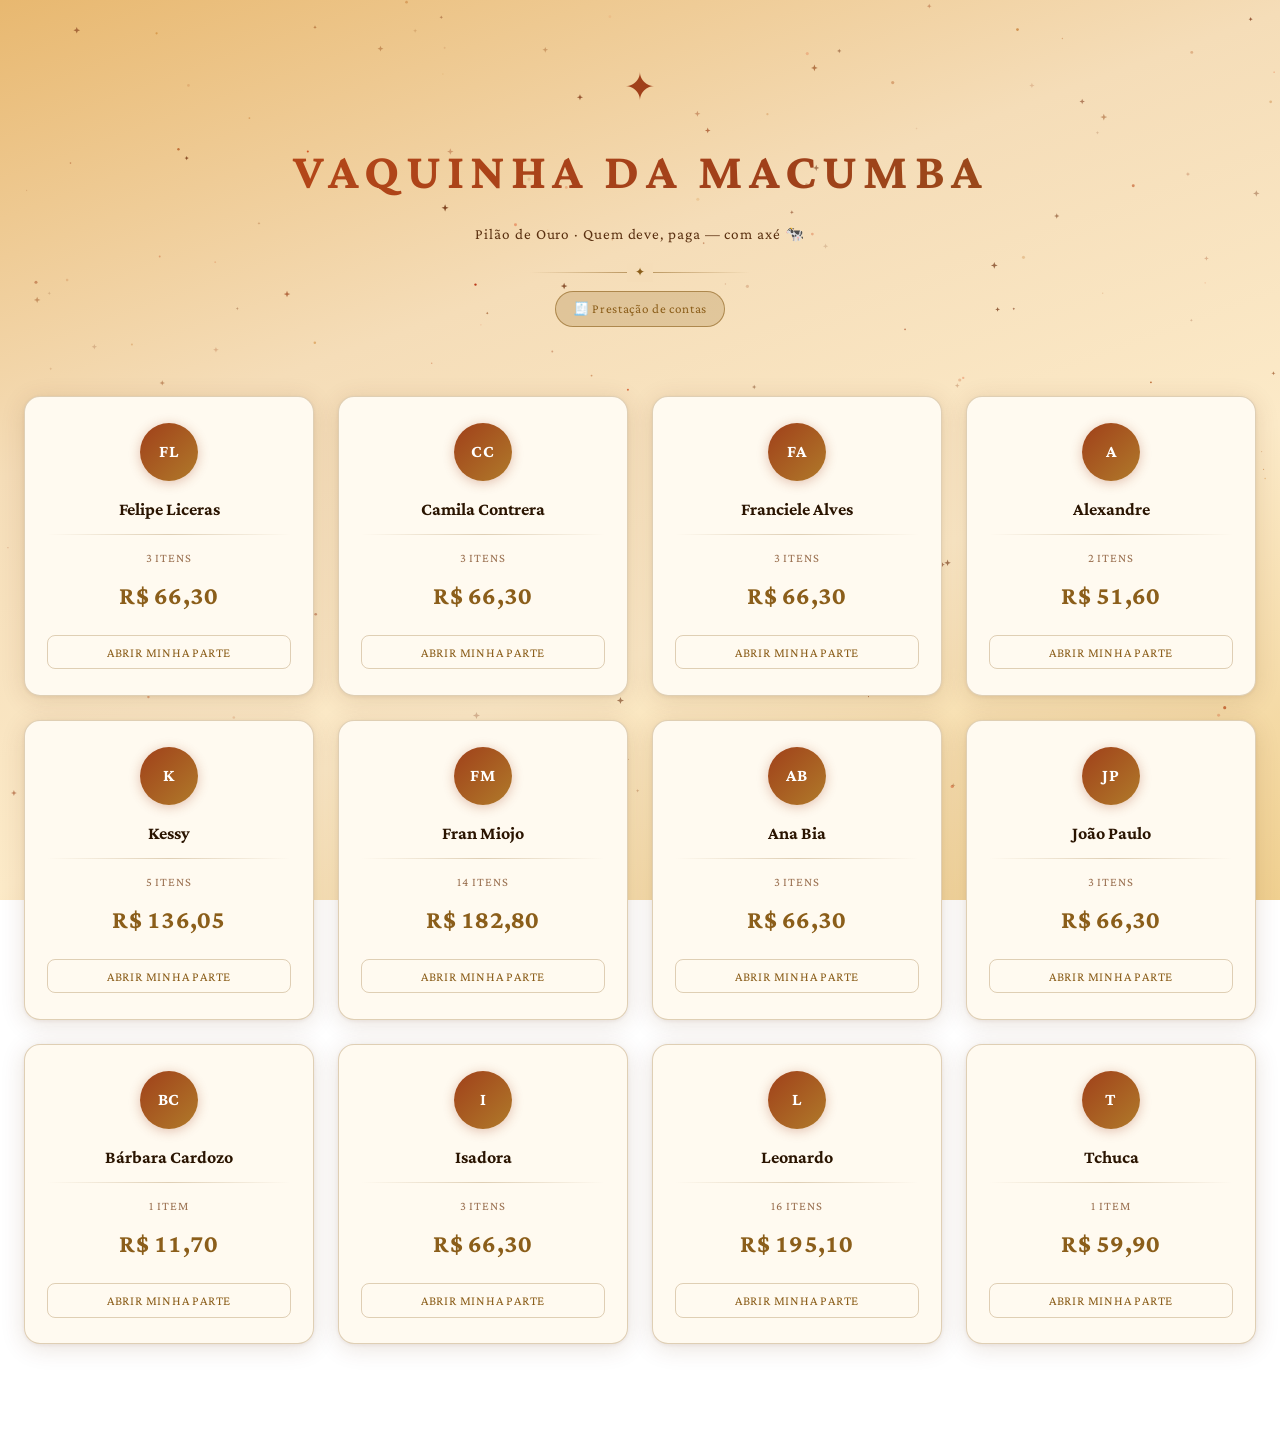
<file: index.html>
<!DOCTYPE html>
<html lang="pt-BR">
<head>
  <meta charset="UTF-8" />
  <meta name="viewport" content="width=device-width, initial-scale=1.0" />
  <meta name="description" content="Vaquinha da Macumba — cada um paga o que deve, sem drama e com axé" />
  <title>Vaquinha da Macumba 🐄 — Pilão de Ouro</title>

  <link rel="icon" href="/favicon.svg" type="image/svg+xml" />
  <link rel="shortcut icon" href="/favicon.svg" />

  <!-- Google Fonts: Crimson Pro (elegant serif for the mystical theme) -->
  <link rel="preconnect" href="https://fonts.googleapis.com" />
  <link rel="preconnect" href="https://fonts.gstatic.com" crossorigin />
  <link
    href="https://fonts.googleapis.com/css2?family=Crimson+Pro:wght@400;600;700&display=swap"
    rel="stylesheet"
  />

  <link rel="stylesheet" href="css/styles.css" />
</head>
<body>

  <!-- ── Canvas layers (behind all content) ─────────────────────────────── -->
  <canvas id="canvas-bg" class="canvas-layer" aria-hidden="true"></canvas>

  <!-- ── Header ─────────────────────────────────────────────────────────── -->
  <header class="site-header">
    <span class="header-symbol" aria-hidden="true">✦</span>
    <h1 class="site-title">Vaquinha da Macumba</h1>
    <p class="site-subtitle">Pilão de Ouro &middot; Quem deve, paga — com axé 🐄</p>
    <div class="header-divider" aria-hidden="true"></div>    <a href="/resumo" class="header-resumo-link">🧾 Prestação de contas</a>  </header>

  <!-- ── Cards grid ─────────────────────────────────────────────────────── -->
  <main>
    <div
      id="cards-grid"
      class="cards-grid"
      role="list"
      aria-label="Lista da vaquinha por pessoa"
    ></div>
  </main>

  <!-- ── Scripts  (load order follows dependency graph) ────────────────── -->
  <script src="js/data/store.js"></script>
  <script src="js/utils/formatter.js"></script>
  <script src="js/utils/paidStore.js"></script>
  <script src="js/components/ItemList.js"></script>
  <script src="js/components/PersonCard.js"></script>
  <script src="js/components/PixModal.js"></script>
  <script src="js/effects/ParticleSystem.js"></script>
  <script src="js/app.js"></script>

</body>
</html>
</file>
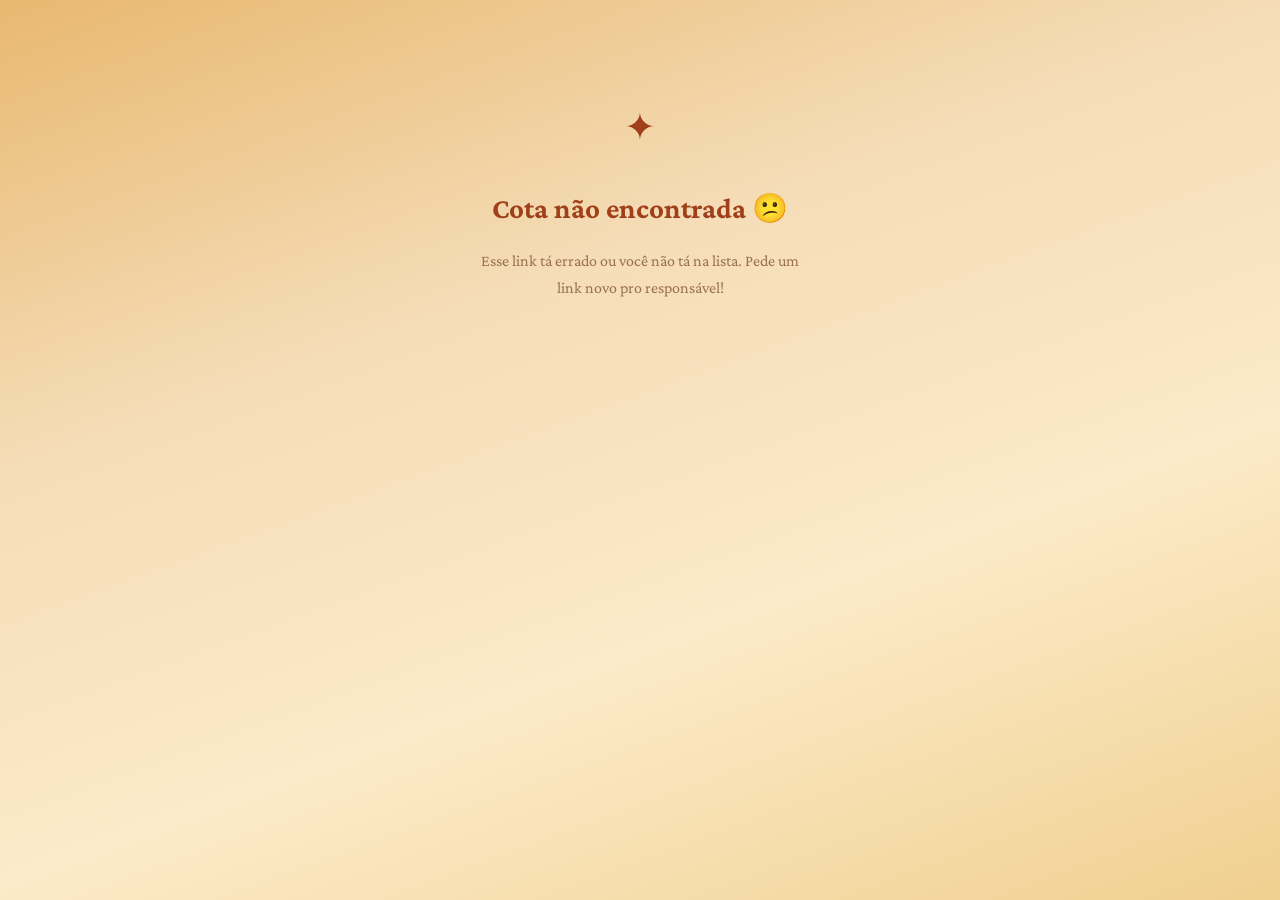
<file: partilha.html>
<!DOCTYPE html>
<html lang="pt-BR">
<head>
  <meta charset="UTF-8" />
  <meta name="viewport" content="width=device-width, initial-scale=1.0" />
  <meta name="description" content="Sua cota na Vaquinha da Macumba — Pilão de Ouro" />
  <title>Vaquinha da Macumba 🐄 — Pilão de Ouro</title>

  <link rel="icon" href="/favicon.svg" type="image/svg+xml" />
  <link rel="shortcut icon" href="/favicon.svg" />

  <link rel="preconnect" href="https://fonts.googleapis.com" />
  <link rel="preconnect" href="https://fonts.gstatic.com" crossorigin />
  <link
    href="https://fonts.googleapis.com/css2?family=Crimson+Pro:wght@400;600;700&display=swap"
    rel="stylesheet"
  />

  <link rel="stylesheet" href="/css/styles.css" />
  <link rel="stylesheet" href="/css/partilha.css" />
</head>
<body>

  <canvas id="canvas-bg" class="canvas-layer" aria-hidden="true"></canvas>

  <div id="partilha-root"></div>

  <script src="/js/data/store.js"></script>
  <script src="/js/utils/formatter.js"></script>
  <script src="/js/components/ItemList.js"></script>
  <script src="/js/effects/ParticleSystem.js"></script>
  <script src="/js/pages/partilha.js"></script>

</body>
</html>
</file>
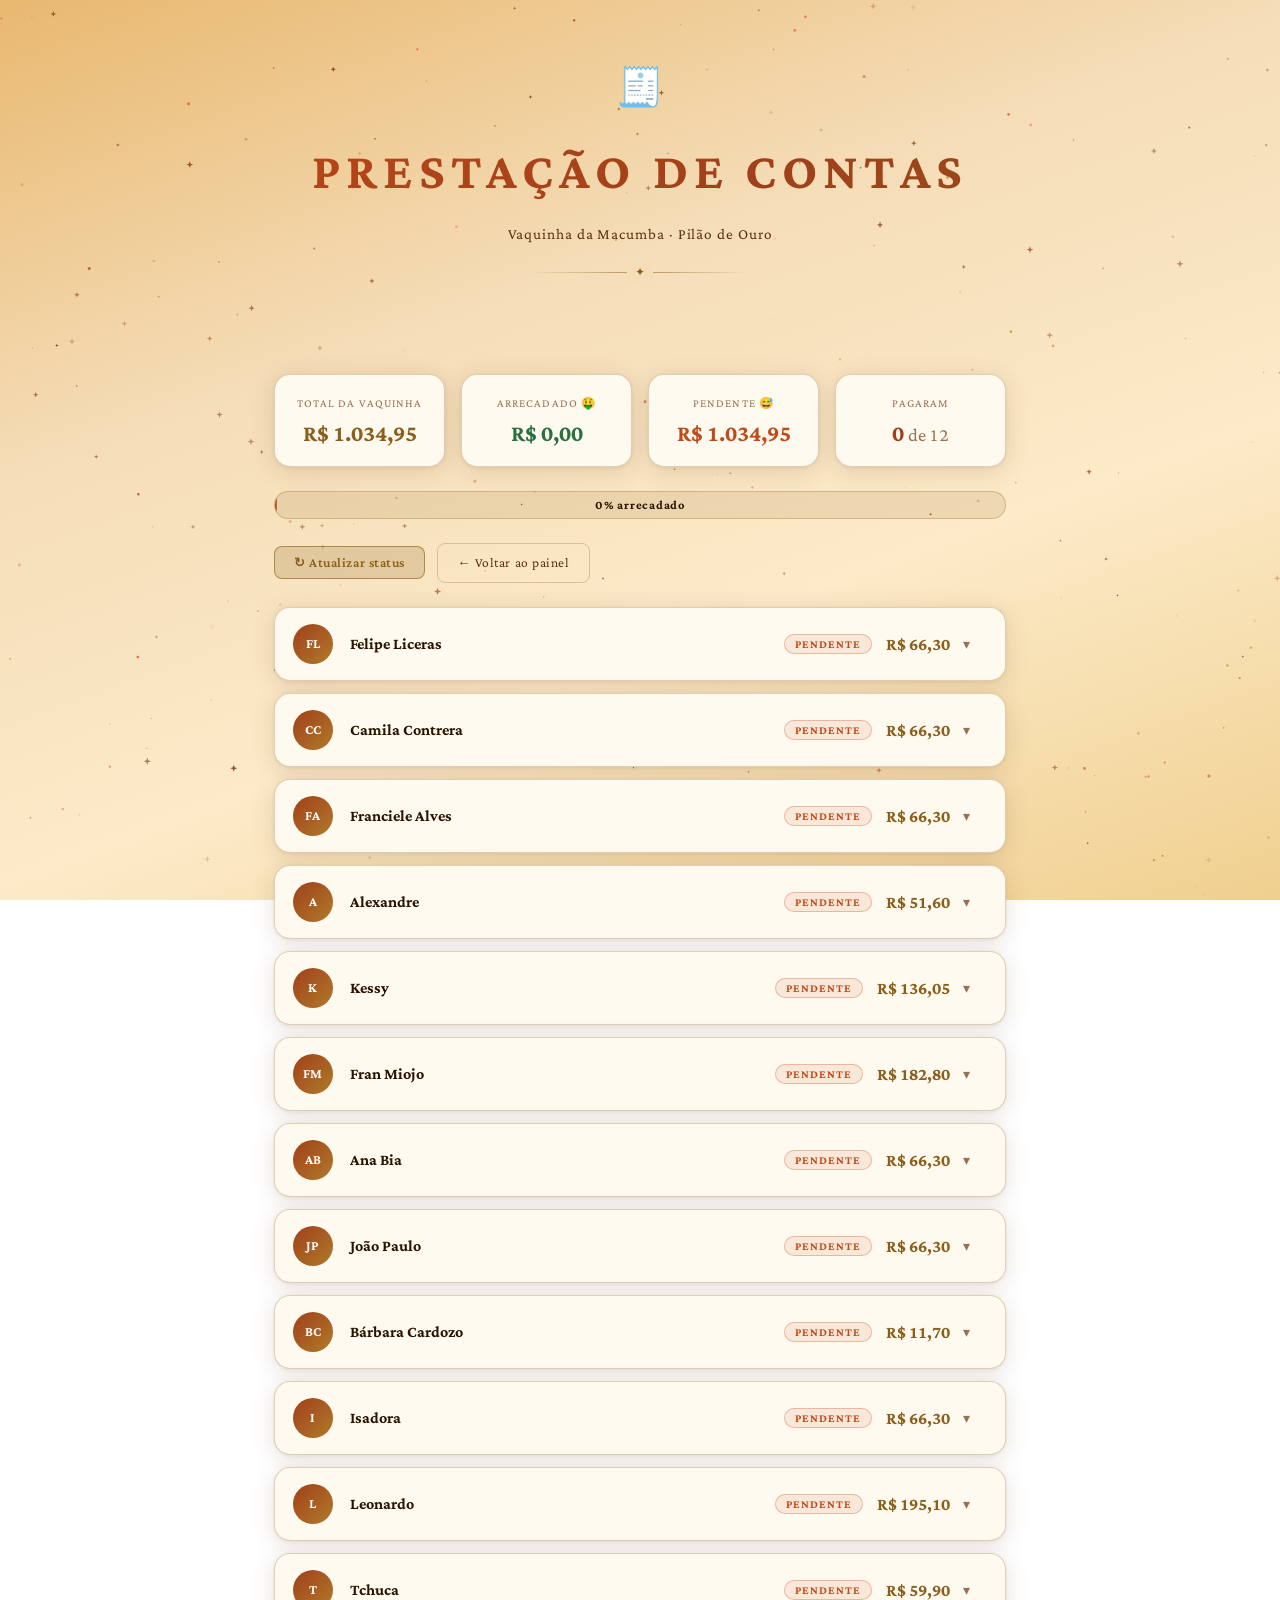
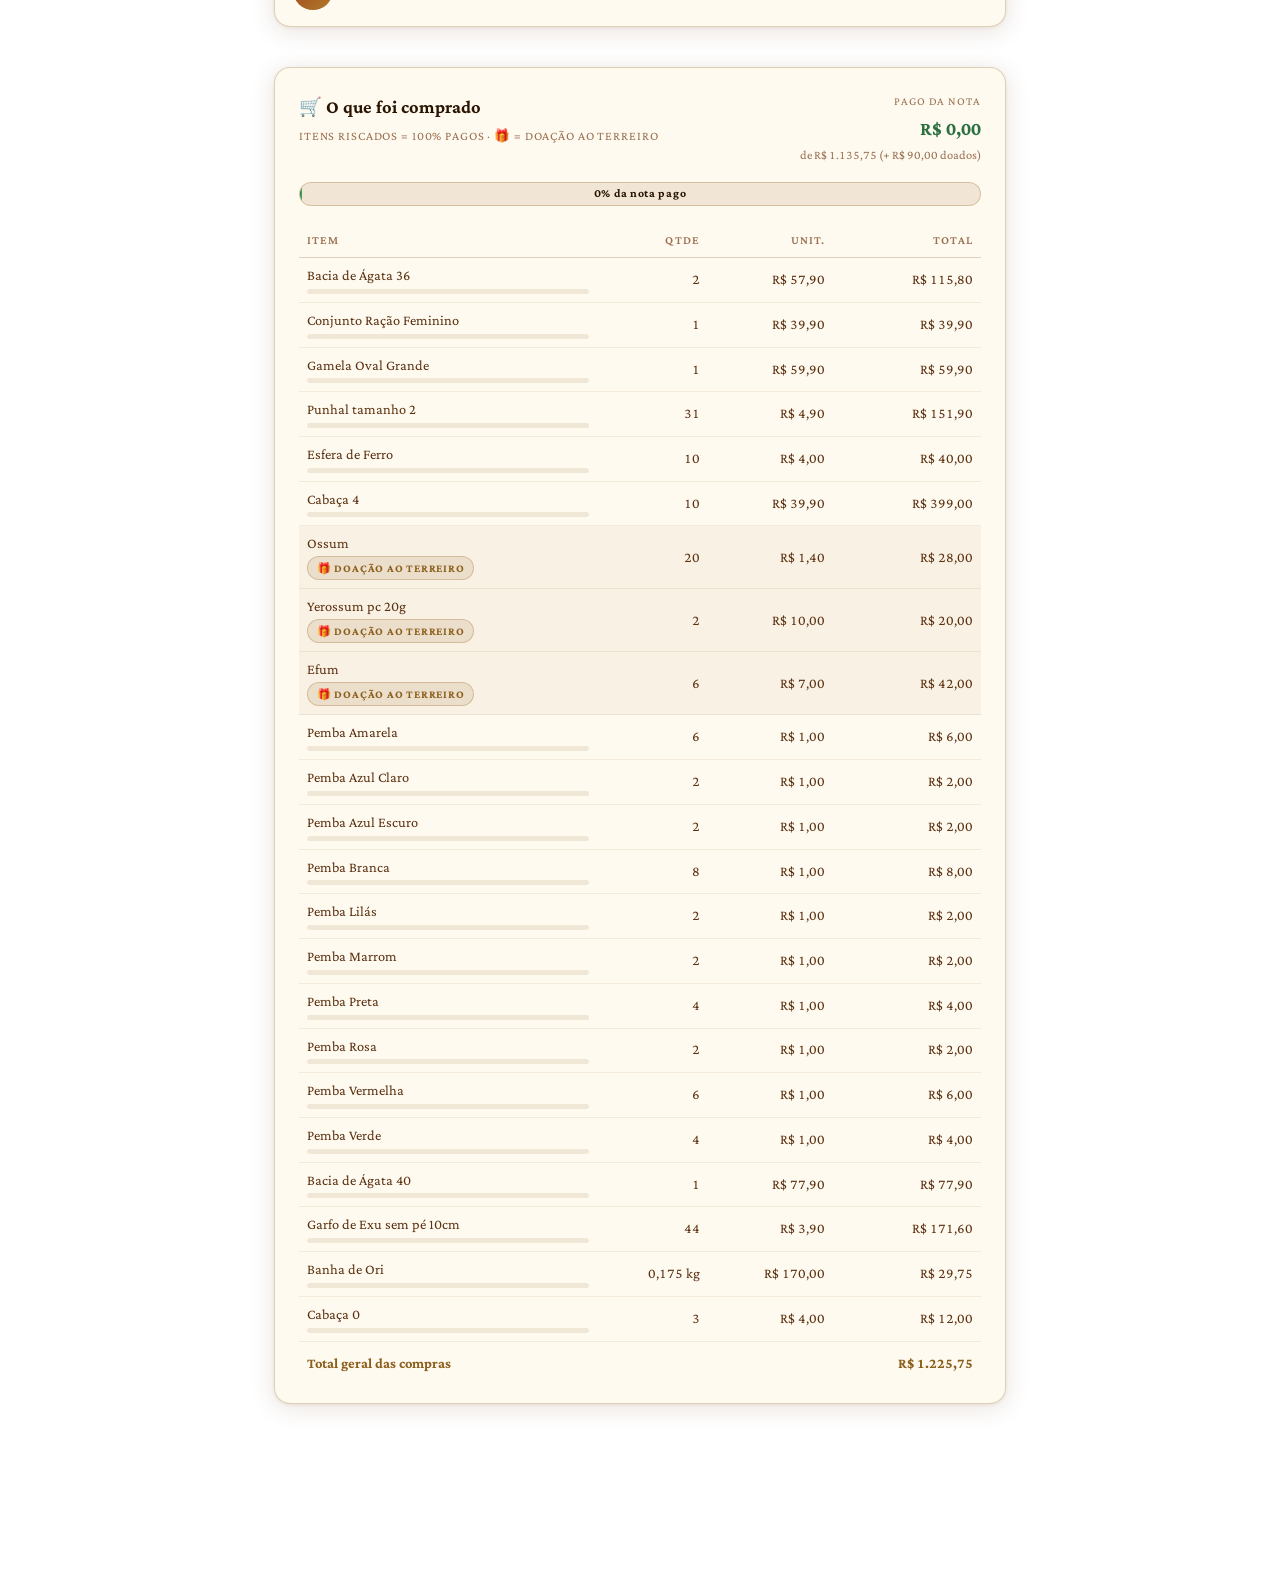
<file: resumo.html>
<!DOCTYPE html>
<html lang="pt-BR">
<head>
  <meta charset="UTF-8" />
  <meta name="viewport" content="width=device-width, initial-scale=1.0" />
  <meta name="description" content="Prestação de contas — Vaquinha da Macumba · Pilão de Ouro" />
  <title>Prestação de Contas 🧾 — Vaquinha da Macumba</title>

  <link rel="icon" href="/favicon.svg" type="image/svg+xml" />
  <link rel="shortcut icon" href="/favicon.svg" />

  <link rel="preconnect" href="https://fonts.googleapis.com" />
  <link rel="preconnect" href="https://fonts.gstatic.com" crossorigin />
  <link href="https://fonts.googleapis.com/css2?family=Crimson+Pro:wght@400;600;700&display=swap" rel="stylesheet" />

  <link rel="stylesheet" href="css/styles.css" />
  <link rel="stylesheet" href="css/resumo.css" />
</head>
<body>

  <canvas id="canvas-bg" class="canvas-layer" aria-hidden="true"></canvas>

  <header class="site-header">
    <span class="header-symbol" aria-hidden="true">🧾</span>
    <h1 class="site-title">Prestação de Contas</h1>
    <p class="site-subtitle">Vaquinha da Macumba &middot; Pilão de Ouro</p>
    <div class="header-divider" aria-hidden="true"></div>
  </header>

  <main id="resumo-root">
    <!-- preenchido pelo JS -->
  </main>

  <script src="js/data/store.js"></script>
  <script src="js/utils/formatter.js"></script>
  <script src="js/utils/paidStore.js"></script>
  <script src="js/effects/ParticleSystem.js"></script>
  <script src="js/pages/resumo.js"></script>

</body>
</html>
</file>
<file: css/styles.css>
﻿/* ============================================================
   CSS Custom Properties — céu ao entardecer
   ============================================================ */
:root {
  --bg:             #f5ddb8;
  --bg-deep:        #e8c990;
  --surface:        #fffaf0;
  --surface-hover:  #fff5e0;
  --gold:           #8b5e1a;
  --gold-light:     #b07a2a;
  --gold-dim:       rgba(139, 94, 26, 0.20);
  --copper:         #a0401a;
  --fire:           #c04a18;
  --fire-bright:    #e05a1e;
  --text:           #2a1400;
  --text-soft:      #5a3010;
  --muted:          #9a7050;
  --border:         rgba(139, 94, 26, 0.28);
  --border-bright:  rgba(139, 94, 26, 0.60);
  --shadow-card:    0 4px 24px rgba(100, 50, 10, 0.14), 0 1px 4px rgba(100, 50, 10, 0.08);
  --shadow-hover:   0 12px 40px rgba(100, 50, 10, 0.22), 0 2px 8px rgba(100, 50, 10, 0.12);
  --shadow-gold:    0 0 18px rgba(139, 94, 26, 0.22);
  --modal-bg:       #fffaf0;
  --radius-card:    16px;
  --radius-sm:      8px;
}

/* ============================================================
   Reset & Base
   ============================================================ */
*, *::before, *::after {
  box-sizing: border-box;
  margin: 0;
  padding: 0;
}

html { scroll-behavior: smooth; }

body {
  font-family: 'Crimson Pro', Georgia, 'Times New Roman', serif;
  background: linear-gradient(160deg, #e8b870 0%, #f5ddb8 35%, #fceac8 65%, #f0d090 100%);
  background-attachment: fixed;
  color: var(--text);
  min-height: 100vh;
  overflow-x: hidden;
  line-height: 1.65;
}

body.modal-open { overflow: hidden; }

/* ============================================================
   Canvas Layer
   ============================================================ */
.canvas-layer {
  position: fixed;
  inset: 0;
  width: 100%;
  height: 100%;
  pointer-events: none;
}

#canvas-bg { z-index: 0; }

/* ============================================================
   Site Header
   ============================================================ */
.site-header {
  position: relative;
  z-index: 2;
  text-align: center;
  padding: 3.5rem 1rem 1.8rem;
}

.header-symbol {
  display: block;
  font-size: 2.4rem;
  color: var(--copper);
  margin-bottom: 0.6rem;
  animation: pulse-symbol 3.2s ease-in-out infinite;
}

.site-title {
  font-size: clamp(1.9rem, 5.5vw, 3.2rem);
  letter-spacing: 0.12em;
  text-transform: uppercase;
  background: linear-gradient(135deg, var(--fire) 0%, var(--copper) 30%, var(--gold) 60%, var(--gold-light) 100%);
  background-size: 200% 200%;
  -webkit-background-clip: text;
  -webkit-text-fill-color: transparent;
  background-clip: text;
  animation: shimmer-text 5s linear infinite;
}

.site-subtitle {
  color: var(--text-soft);
  font-size: 0.95rem;
  letter-spacing: 0.06em;
  margin-top: 0.5rem;
}

.header-divider {
  position: relative;
  width: 220px;
  height: 1px;
  background: linear-gradient(to right, transparent, var(--border-bright), transparent);
  margin: 1.6rem auto 0;
}

.header-divider::before {
  content: '✦';
  position: absolute;
  left: 50%;
  top: 50%;
  transform: translate(-50%, -50%);
  color: var(--gold);
  font-size: 0.75rem;
  background: #f5ddb8;
  padding: 0 0.5rem;
}

.header-resumo-link {
  display: inline-block;
  margin-top: 1.1rem;
  padding: 0.4rem 1.1rem;
  background: var(--gold-dim);
  border: 1px solid var(--border-bright);
  border-radius: 99px;
  color: var(--gold);
  font-size: 0.82rem;
  font-family: inherit;
  letter-spacing: 0.05em;
  text-decoration: none;
  transition: background 0.2s ease, box-shadow 0.2s ease;
}

.header-resumo-link:hover {
  background: rgba(139, 94, 26, 0.22);
  box-shadow: 0 2px 12px rgba(139, 94, 26, 0.20);
}

/* ============================================================
   Main Layout & Cards Grid
   ============================================================ */
main {
  position: relative;
  z-index: 2;
  max-width: 1400px;
  margin: 0 auto;
  padding: 2.5rem 1.5rem 6rem;
}

.cards-grid {
  display: grid;
  grid-template-columns: repeat(4, 1fr);
  gap: 1.5rem;
}

@media (max-width: 1100px) {
  .cards-grid { grid-template-columns: repeat(3, 1fr); }
}

@media (max-width: 760px) {
  .cards-grid { grid-template-columns: repeat(2, 1fr); }
}

@media (max-width: 440px) {
  .cards-grid { grid-template-columns: 1fr; }
}

/* ============================================================
   Person Card
   ============================================================ */
.person-card {
  position: relative;
  background: var(--surface);
  border: 1px solid var(--border);
  border-radius: var(--radius-card);
  padding: 1.6rem 1.4rem;
  cursor: pointer;
  overflow: hidden;
  box-shadow: var(--shadow-card);
  transition: transform 0.28s ease, box-shadow 0.28s ease, border-color 0.28s ease;
  animation: card-enter 0.55s ease forwards;
  opacity: 0;
}

.person-card:hover {
  transform: translateY(-6px) scale(1.025);
  box-shadow: var(--shadow-hover);
  border-color: var(--border-bright);
}

.person-card:focus-visible {
  outline: 2px solid var(--gold);
  outline-offset: 3px;
}

.card-glow {
  position: absolute;
  inset: 0;
  border-radius: inherit;
  pointer-events: none;
}

.card-avatar {
  width: 58px;
  height: 58px;
  border-radius: 50%;
  background: linear-gradient(135deg, var(--copper), var(--gold-light));
  display: flex;
  align-items: center;
  justify-content: center;
  font-size: 1.1rem;
  font-weight: 700;
  color: #fff;
  letter-spacing: 0.04em;
  margin: 0 auto 1.1rem;
  box-shadow: 0 2px 12px rgba(160, 64, 26, 0.30);
}

.card-name {
  font-size: 1.12rem;
  font-weight: 700;
  color: var(--text);
  text-align: center;
  line-height: 1.3;
  margin-bottom: 0.8rem;
  transition: color 0.25s ease;
}

.person-card:hover .card-name { color: var(--copper); }

.card-divider {
  height: 1px;
  background: linear-gradient(to right, transparent, var(--border), transparent);
  margin-bottom: 0.8rem;
}

.card-items-count {
  text-align: center;
  color: var(--muted);
  font-size: 0.78rem;
  text-transform: uppercase;
  letter-spacing: 0.08em;
  margin-bottom: 0.4rem;
}

.card-total {
  text-align: center;
  font-size: 1.6rem;
  font-weight: 700;
  color: var(--gold);
  margin-bottom: 1.1rem;
  font-variant-numeric: tabular-nums;
  letter-spacing: 0.01em;
}

.card-btn {
  width: 100%;
  padding: 0.55rem 1rem;
  background: transparent;
  border: 1px solid var(--border);
  border-radius: var(--radius-sm);
  color: var(--gold);
  font-family: inherit;
  font-size: 0.82rem;
  cursor: pointer;
  letter-spacing: 0.06em;
  text-transform: uppercase;
  transition: background 0.22s ease, border-color 0.22s ease;
}

.card-btn:hover,
.person-card:hover .card-btn {
  background: var(--gold-dim);
  border-color: var(--gold);
}

/* ============================================================
   Burst Spark
   ============================================================ */
.burst-spark {
  position: fixed;
  border-radius: 50%;
  transform: translate(-50%, -50%);
  pointer-events: none;
  z-index: 900;
  animation: burst-fly 0.65s cubic-bezier(0.25, 0.46, 0.45, 0.94) forwards;
}

@keyframes burst-fly {
  0%   { opacity: 1; transform: translate(-50%, -50%) scale(1.6); }
  100% { opacity: 0; transform: translate(calc(-50% + var(--dx)), calc(-50% + var(--dy))) scale(0); }
}

/* ============================================================
   Modal
   ============================================================ */
.modal-overlay {
  position: fixed;
  inset: 0;
  background: rgba(80, 30, 0, 0.45);
  backdrop-filter: blur(6px);
  -webkit-backdrop-filter: blur(6px);
  z-index: 1000;
  display: flex;
  align-items: center;
  justify-content: center;
  padding: 1rem;
  opacity: 0;
  visibility: hidden;
  transition: opacity 0.3s ease, visibility 0.3s ease;
}

.modal-overlay.is-open { opacity: 1; visibility: visible; }

.modal-overlay.is-open .modal-panel {
  transform: translateY(0);
  opacity: 1;
}

.modal-panel {
  background: var(--modal-bg);
  border: 1px solid var(--border-bright);
  border-radius: 18px;
  padding: 2rem;
  max-width: 560px;
  width: 100%;
  max-height: 88vh;
  overflow-y: auto;
  position: relative;
  box-shadow: 0 24px 80px rgba(80, 30, 0, 0.28);
  transform: translateY(22px);
  opacity: 0;
  transition: transform 0.35s ease, opacity 0.35s ease;
}

.modal-panel::-webkit-scrollbar { width: 5px; }
.modal-panel::-webkit-scrollbar-track { background: transparent; }
.modal-panel::-webkit-scrollbar-thumb { background: var(--border); border-radius: 3px; }

.modal-close {
  position: absolute;
  top: 1.1rem;
  right: 1.1rem;
  background: transparent;
  border: 1px solid var(--border);
  color: var(--muted);
  font-size: 1.15rem;
  width: 32px;
  height: 32px;
  border-radius: 50%;
  cursor: pointer;
  display: flex;
  align-items: center;
  justify-content: center;
  transition: border-color 0.2s ease, color 0.2s ease;
  line-height: 1;
}

.modal-close:hover,
.modal-close:focus-visible { border-color: var(--gold); color: var(--gold); }

.modal-title {
  font-size: 1.55rem;
  padding-right: 2.8rem;
  background: linear-gradient(135deg, var(--fire), var(--copper), var(--gold-light));
  -webkit-background-clip: text;
  -webkit-text-fill-color: transparent;
  background-clip: text;
  margin-bottom: 0.5rem;
}

.modal-header-divider {
  height: 1px;
  background: linear-gradient(to right, var(--border-bright), transparent);
  margin-bottom: 1.3rem;
}

/* ============================================================
   Item Table
   ============================================================ */
.item-table {
  width: 100%;
  border-collapse: collapse;
  font-size: 0.9rem;
  margin-bottom: 0.5rem;
}

.item-table th {
  text-align: left;
  color: var(--muted);
  font-size: 0.74rem;
  text-transform: uppercase;
  letter-spacing: 0.09em;
  padding: 0.4rem 0.5rem;
  border-bottom: 1px solid var(--border);
  font-weight: 600;
}

.item-table td {
  padding: 0.5rem 0.5rem;
  border-bottom: 1px solid rgba(139, 94, 26, 0.10);
  color: var(--text-soft);
}

.item-table th:not(:first-child),
.item-table td:not(:first-child) {
  text-align: right;
  font-variant-numeric: tabular-nums;
}

.item-table tbody tr:hover td { background: rgba(139, 94, 26, 0.05); }

.item-table tfoot td {
  border-top: 1px solid var(--border);
  border-bottom: none;
  font-weight: 700;
  color: var(--gold);
  padding-top: 0.65rem;
}

/* ============================================================
   Modal Total Row
   ============================================================ */
.modal-total-row {
  display: flex;
  justify-content: space-between;
  align-items: center;
  padding: 1rem 0;
  border-top: 1px solid var(--border);
  margin-bottom: 1.3rem;
}

.modal-total-row span {
  color: var(--muted);
  font-size: 0.85rem;
  text-transform: uppercase;
  letter-spacing: 0.06em;
}

.modal-total-value {
  font-size: 1.85rem;
  font-weight: 700;
  color: var(--fire);
  font-variant-numeric: tabular-nums;
}

/* ============================================================
   PIX Section
   ============================================================ */
.pix-section {
  background: linear-gradient(135deg, rgba(139,94,26,0.06), rgba(160,64,26,0.04));
  border: 1px solid var(--border);
  border-radius: 10px;
  padding: 1.3rem;
}

.pix-label {
  font-size: 0.76rem;
  text-transform: uppercase;
  letter-spacing: 0.1em;
  color: var(--muted);
  margin-bottom: 0.35rem;
}

.pix-instruction {
  font-size: 0.84rem;
  color: var(--muted);
  margin-bottom: 0.85rem;
  line-height: 1.5;
}

.pix-key-row {
  display: flex;
  gap: 0.75rem;
  align-items: center;
  flex-wrap: wrap;
}

.pix-key-value {
  flex: 1;
  min-width: 0;
  background: rgba(255, 250, 240, 0.80);
  border: 1px solid var(--border);
  border-radius: var(--radius-sm);
  padding: 0.6rem 0.85rem;
  font-family: 'Courier New', monospace;
  font-size: 1rem;
  color: var(--gold);
  letter-spacing: 0.06em;
  word-break: break-all;
}

.pix-copy-btn {
  padding: 0.6rem 1.3rem;
  background: linear-gradient(135deg, var(--copper), var(--gold-light));
  border: none;
  border-radius: var(--radius-sm);
  color: #fff;
  font-family: inherit;
  font-size: 0.84rem;
  font-weight: 700;
  cursor: pointer;
  text-transform: uppercase;
  letter-spacing: 0.06em;
  white-space: nowrap;
  transition: filter 0.2s ease, box-shadow 0.2s ease;
}

.pix-copy-btn:hover { filter: brightness(1.1); box-shadow: 0 4px 16px rgba(139, 94, 26, 0.35); }
.pix-copy-btn.copied { background: linear-gradient(135deg, #2a6e40, #3db860); }

.pix-feedback {
  margin-top: 0.55rem;
  min-height: 1.2em;
  font-size: 0.82rem;
  color: #2a8040;
  text-align: center;
}

/* ============================================================
   Modal Actions
   ============================================================ */
.modal-actions {
  display: flex;
  gap: 0.75rem;
  margin-top: 1.1rem;
  flex-wrap: wrap;
}

.share-btn {
  flex: 1;
  min-width: 140px;
  padding: 0.6rem 1rem;
  background: transparent;
  border: 1px solid var(--border-bright);
  border-radius: var(--radius-sm);
  color: var(--gold);
  font-family: inherit;
  font-size: 0.84rem;
  cursor: pointer;
  letter-spacing: 0.04em;
  display: flex;
  align-items: center;
  justify-content: center;
  gap: 0.4rem;
  transition: background 0.22s ease, box-shadow 0.22s ease;
}

.share-btn:hover  { background: var(--gold-dim); box-shadow: 0 2px 12px rgba(139,94,26,0.18); }
.share-btn.copied { border-color: #2a8040; color: #2a8040; }

.mark-paid-btn {
  flex: 1;
  min-width: 140px;
  padding: 0.6rem 1rem;
  background: rgba(42, 110, 64, 0.10);
  border: 1px solid rgba(42, 128, 64, 0.35);
  border-radius: var(--radius-sm);
  color: #2a7040;
  font-family: inherit;
  font-size: 0.84rem;
  cursor: pointer;
  letter-spacing: 0.04em;
  transition: background 0.22s ease, border-color 0.22s ease;
}

.mark-paid-btn:hover { background: rgba(42, 110, 64, 0.18); border-color: #2a8040; }

.mark-paid-btn.is-paid {
  background: rgba(42, 110, 64, 0.22);
  border-color: #2a8040;
  color: #1e6030;
}

.actions-feedback {
  min-height: 1.2em;
  font-size: 0.82rem;
  color: #2a8040;
  text-align: center;
  margin-top: 0.45rem;
}

/* ============================================================
   Paid state
   ============================================================ */
.paid-badge {
  display: none;
  text-align: center;
  font-size: 0.74rem;
  font-weight: 700;
  color: #1e6030;
  text-transform: uppercase;
  letter-spacing: 0.1em;
  background: rgba(42, 110, 64, 0.14);
  border: 1px solid rgba(42, 128, 64, 0.40);
  border-radius: 20px;
  padding: 0.2rem 0.7rem;
  margin: 0 auto 0.7rem;
  width: fit-content;
}

.card--paid {
  border-color: rgba(42, 128, 64, 0.50);
  box-shadow: 0 4px 24px rgba(42, 110, 64, 0.14);
}

.card--paid .card-avatar {
  background: linear-gradient(135deg, #2a6e40, #3db860);
}

.panel--paid .modal-title::after {
  content: ' ✓';
  font-size: 0.9em;
  color: #2a8040;
  -webkit-text-fill-color: #2a8040;
}

/* ============================================================
   Keyframe Animations
   ============================================================ */
@keyframes card-enter {
  from { opacity: 0; transform: translateY(26px); }
  to   { opacity: 1; transform: translateY(0); }
}

@keyframes shimmer-text {
  0%   { background-position: 0%   50%; }
  50%  { background-position: 100% 50%; }
  100% { background-position: 0%   50%; }
}

@keyframes pulse-symbol {
  0%,  100% { transform: scale(1);    opacity: 0.75; }
  50%        { transform: scale(1.12); opacity: 1; }
}

/* ============================================================
   Responsive — tablet
   ============================================================ */
@media (max-width: 760px) {
  .site-header { padding: 2.2rem 1rem 1.4rem; }

  main { padding: 1.5rem 1rem 5rem; }

  /* larger tap target on cards */
  .card-btn { min-height: 44px; font-size: 0.88rem; }
}

/* ============================================================
   Responsive — mobile
   ============================================================ */
@media (max-width: 600px) {
  /* ── Header ── */
  .site-header     { padding: 1.8rem 1rem 1.2rem; }
  .header-symbol   { font-size: 1.8rem; margin-bottom: 0.4rem; }
  .site-subtitle   { font-size: 0.82rem; }

  /* ── Cards grid ── */
  main             { padding: 1.2rem 0.85rem 5rem; }
  .cards-grid      { gap: 1rem; }
  .person-card     { padding: 1.2rem 1rem; }
  .card-avatar     { width: 48px; height: 48px; font-size: 0.95rem; margin-bottom: 0.8rem; }
  .card-name       { font-size: 1rem; }
  .card-total      { font-size: 1.35rem; margin-bottom: 0.9rem; }
  .card-btn        { min-height: 44px; font-size: 0.86rem; padding: 0.6rem 1rem; }

  /* ── Modal → bottom sheet ── */
  .modal-overlay {
    align-items: flex-end;
    padding: 0;
  }

  .modal-panel {
    border-radius: 20px 20px 0 0;
    max-height: 92vh;
    padding: 1.6rem 1.2rem 2rem;
    transform: translateY(100%);
    width: 100%;
    max-width: 100%;
  }

  .modal-overlay.is-open .modal-panel {
    transform: translateY(0);
  }

  /* drag handle hint */
  .modal-panel::before {
    content: '';
    display: block;
    width: 40px;
    height: 4px;
    border-radius: 2px;
    background: var(--border-bright);
    margin: 0 auto 1.2rem;
  }

  .modal-title     { font-size: 1.3rem; }
  .modal-total-value { font-size: 1.5rem; }

  /* ── Item table ── */
  .item-table      { font-size: 0.82rem; }
  .item-table th,
  .item-table td   { padding: 0.45rem 0.35rem; }

  /* ── PIX section ── */
  .pix-key-value   { font-size: 0.9rem; }
  .pix-key-row     { flex-direction: column; align-items: stretch; }
  .pix-copy-btn    { width: 100%; min-height: 46px; font-size: 0.9rem; }

  /* ── Modal action buttons — full width stacked ── */
  .modal-actions   { flex-direction: column; }
  .share-btn,
  .mark-paid-btn   { min-height: 46px; font-size: 0.9rem; width: 100%; }
}
</file>
<file: css/partilha.css>
/* ============================================================
   partilha.css — styles specific to the single-person page
   ============================================================ */

.partilha-greeting {
  font-size: 0.85rem;
  text-transform: uppercase;
  letter-spacing: 0.14em;
  color: var(--muted);
  margin-bottom: 0.3rem;
}

.partilha-name {
  font-size: clamp(2rem, 7vw, 3.6rem);
  letter-spacing: 0.06em;
  background: linear-gradient(135deg, var(--copper) 0%, var(--gold) 40%, var(--gold-light) 60%, var(--gold) 100%);
  background-size: 200% 200%;
  -webkit-background-clip: text;
  -webkit-text-fill-color: transparent;
  background-clip: text;
  animation: shimmer-text 5s linear infinite;
  margin-bottom: 0;
}

/* ── Main layout ── */
.partilha-main {
  position: relative;
  z-index: 2;
  display: flex;
  justify-content: center;
  padding: 0 1rem 4rem;
}

.partilha-card {
  background: var(--surface);
  border: 1px solid var(--border);
  border-radius: 18px;
  padding: 2rem;
  width: 100%;
  max-width: 560px;
  box-shadow: var(--shadow-card);
}

/* ── Section title ── */
.partilha-section-title {
  font-size: 0.76rem;
  text-transform: uppercase;
  letter-spacing: 0.1em;
  color: var(--muted);
  margin-bottom: 0.6rem;
}

/* ── Total row ── */
.partilha-total-row {
  display: flex;
  justify-content: space-between;
  align-items: center;
  padding: 1rem 0;
  border-top: 1px solid var(--border);
  margin-bottom: 1.3rem;
}

.partilha-total-row span {
  color: var(--muted);
  font-size: 0.85rem;
  text-transform: uppercase;
  letter-spacing: 0.06em;
}

.partilha-total-value {
  font-size: 1.85rem;
  font-weight: 700;
  color: var(--fire);
  font-variant-numeric: tabular-nums;
}

/* ── Not found ── */
.partilha-not-found {
  position: relative;
  z-index: 2;
  text-align: center;
  padding: 6rem 1rem;
  display: flex;
  flex-direction: column;
  align-items: center;
  gap: 1rem;
}

.partilha-not-found h1 {
  font-size: 1.8rem;
  color: var(--copper);
}

.partilha-not-found p {
  color: var(--muted);
  max-width: 320px;
}

/* ── Responsive ── */
@media (max-width: 760px) {
  .partilha-main  { padding: 0 0.85rem 3rem; }
  .partilha-card  { border-radius: 14px; }
}

@media (max-width: 600px) {
  .partilha-main        { padding: 0 0 2rem; }
  .partilha-card        {
    padding: 1.4rem 1.1rem;
    border-radius: 0;
    border-left: none;
    border-right: none;
    box-shadow: 0 4px 20px rgba(100, 50, 10, 0.10);
  }
  .partilha-total-value { font-size: 1.5rem; }
  .partilha-name        { letter-spacing: 0.03em; }
}
</file>
<file: css/resumo.css>
/* ============================================================
   resumo.css — estilos da página de prestação de contas
   ============================================================ */

.resumo-container {
  position: relative;
  z-index: 2;
  max-width: 780px;
  margin: 0 auto;
  padding: 2rem 1.5rem 6rem;
}

/* ── Stats cards ── */
.resumo-stats {
  display: grid;
  grid-template-columns: repeat(4, 1fr);
  gap: 1rem;
  margin-bottom: 1.5rem;
}

.stat-card {
  background: var(--surface);
  border: 1px solid var(--border);
  border-radius: var(--radius-card);
  padding: 1.2rem 1rem;
  text-align: center;
  box-shadow: var(--shadow-card);
}

.stat-label {
  display: block;
  font-size: 0.72rem;
  text-transform: uppercase;
  letter-spacing: 0.09em;
  color: var(--muted);
  margin-bottom: 0.5rem;
}

.stat-value {
  display: block;
  font-size: 1.45rem;
  font-weight: 700;
  font-variant-numeric: tabular-nums;
  line-height: 1.1;
}

.stat-of {
  font-size: 0.8em;
  font-weight: 400;
  color: var(--muted);
}

.stat-card--total  .stat-value { color: var(--gold); }
.stat-card--paid   .stat-value { color: #2a7040; }
.stat-card--pending .stat-value { color: var(--fire); }
.stat-card--count  .stat-value { color: var(--copper); }

/* ── Barra de progresso ── */
.resumo-progress {
  position: relative;
  background: rgba(139, 94, 26, 0.12);
  border: 1px solid var(--border);
  border-radius: 99px;
  height: 28px;
  overflow: hidden;
  margin-bottom: 1.5rem;
}

.progress-bar {
  height: 100%;
  background: linear-gradient(90deg, var(--copper), var(--gold-light));
  border-radius: 99px;
  transition: width 0.8s cubic-bezier(0.4, 0, 0.2, 1);
  min-width: 2px;
}

.progress-label {
  position: absolute;
  inset: 0;
  display: flex;
  align-items: center;
  justify-content: center;
  font-size: 0.78rem;
  font-weight: 700;
  letter-spacing: 0.06em;
  color: var(--text);
  mix-blend-mode: multiply;
}

/* ── Toolbar ── */
.resumo-toolbar {
  display: flex;
  gap: 0.75rem;
  align-items: center;
  margin-bottom: 1.5rem;
  flex-wrap: wrap;
}

.resumo-refresh-btn {
  padding: 0.5rem 1.2rem;
  background: var(--gold-dim);
  border: 1px solid var(--border-bright);
  border-radius: var(--radius-sm);
  color: var(--gold);
  font-family: inherit;
  font-size: 0.84rem;
  font-weight: 600;
  cursor: pointer;
  letter-spacing: 0.04em;
  transition: background 0.2s ease;
}

.resumo-refresh-btn:hover { background: rgba(139, 94, 26, 0.18); }

.resumo-back-btn {
  padding: 0.5rem 1.2rem;
  background: transparent;
  border: 1px solid var(--border);
  border-radius: var(--radius-sm);
  color: var(--text-soft);
  font-family: inherit;
  font-size: 0.84rem;
  text-decoration: none;
  letter-spacing: 0.04em;
  transition: border-color 0.2s ease, color 0.2s ease;
}

.resumo-back-btn:hover { border-color: var(--border-bright); color: var(--text); }

/* ── Lista de pessoas ── */
.resumo-list {
  list-style: none;
  display: flex;
  flex-direction: column;
  gap: 0.75rem;
}

/* ── Linha de pessoa ── */
.resumo-person {
  background: var(--surface);
  border: 1px solid var(--border);
  border-radius: var(--radius-card);
  overflow: hidden;
  box-shadow: var(--shadow-card);
  transition: border-color 0.25s ease;
}

.resumo-person--paid {
  border-color: rgba(42, 128, 64, 0.45);
}

.resumo-person--paid .rp-avatar {
  background: linear-gradient(135deg, #2a6e40, #3db860);
}

.resumo-person-header {
  width: 100%;
  display: grid;
  grid-template-columns: 44px 1fr auto auto 24px;
  align-items: center;
  gap: 0.85rem;
  padding: 1rem 1.1rem;
  background: none;
  border: none;
  cursor: pointer;
  font-family: inherit;
  text-align: left;
  transition: background 0.18s ease;
}

.resumo-person-header:hover { background: var(--surface-hover); }

.rp-avatar {
  width: 40px;
  height: 40px;
  border-radius: 50%;
  background: linear-gradient(135deg, var(--copper), var(--gold-light));
  display: flex;
  align-items: center;
  justify-content: center;
  font-size: 0.85rem;
  font-weight: 700;
  color: #fff;
  flex-shrink: 0;
}

.rp-name {
  font-size: 1rem;
  font-weight: 700;
  color: var(--text);
}

.rp-badge {
  font-size: 0.72rem;
  font-weight: 700;
  text-transform: uppercase;
  letter-spacing: 0.08em;
  padding: 0.2rem 0.65rem;
  border-radius: 20px;
}

.rp-badge--paid {
  background: rgba(42, 110, 64, 0.14);
  border: 1px solid rgba(42, 128, 64, 0.40);
  color: #1e6030;
}

.rp-badge--pending {
  background: rgba(192, 74, 24, 0.10);
  border: 1px solid rgba(192, 74, 24, 0.30);
  color: var(--fire);
}

.rp-total {
  font-size: 1.1rem;
  font-weight: 700;
  color: var(--gold);
  font-variant-numeric: tabular-nums;
  white-space: nowrap;
}

.rp-chevron {
  color: var(--muted);
  font-size: 0.9rem;
  transition: transform 0.2s ease;
}

/* ── Tabela de itens expandida ── */
.resumo-person-items {
  border-top: 1px solid var(--border);
  padding: 0.75rem 1.1rem 1rem;
  background: rgba(255, 250, 240, 0.50);
}

.resumo-item-table {
  margin-bottom: 0;
}

.resumo-item-table .num {
  text-align: right;
  font-variant-numeric: tabular-nums;
}

/* ── Nota fiscal ── */
.nota-fiscal {
  margin-top: 2.5rem;
  background: var(--surface);
  border: 1px solid var(--border);
  border-radius: var(--radius-card);
  padding: 1.5rem 1.5rem 1.2rem;
  box-shadow: var(--shadow-card);
}

.nota-fiscal-header {
  display: flex;
  align-items: flex-start;
  justify-content: space-between;
  gap: 1rem;
  flex-wrap: wrap;
  margin-bottom: 1rem;
}

.nota-fiscal-title {
  font-size: 1.15rem;
  font-weight: 700;
  color: var(--text);
  margin-bottom: 0.2rem;
}

.nota-fiscal-subtitle {
  font-size: 0.78rem;
  color: var(--muted);
  text-transform: uppercase;
  letter-spacing: 0.07em;
}

.nota-fiscal-summary {
  text-align: right;
  flex-shrink: 0;
}

.nfs-label {
  display: block;
  font-size: 0.72rem;
  text-transform: uppercase;
  letter-spacing: 0.08em;
  color: var(--muted);
  margin-bottom: 0.15rem;
}

.nfs-value {
  font-size: 1.2rem;
  font-weight: 700;
  color: #2a7040;
  font-variant-numeric: tabular-nums;
}

.nfs-of {
  display: block;
  font-size: 0.78rem;
  color: var(--muted);
  font-variant-numeric: tabular-nums;
}

/* barra geral da nota */
.nf-grand-bar {
  position: relative;
  background: rgba(139, 94, 26, 0.12);
  border: 1px solid var(--border);
  border-radius: 99px;
  height: 24px;
  overflow: hidden;
  margin-bottom: 1.2rem;
}

.nf-grand-bar-fill {
  height: 100%;
  background: linear-gradient(90deg, #2a6e40, #3db860);
  border-radius: 99px;
  transition: width 0.8s cubic-bezier(0.4, 0, 0.2, 1);
  min-width: 2px;
}

.nf-grand-bar-label {
  position: absolute;
  inset: 0;
  display: flex;
  align-items: center;
  justify-content: center;
  font-size: 0.74rem;
  font-weight: 700;
  letter-spacing: 0.06em;
  color: var(--text);
  mix-blend-mode: multiply;
}

/* linha da tabela */
.nf-item-cell {
  min-width: 140px;
}

.nf-item-name {
  display: block;
  line-height: 1.3;
  transition: color 0.25s ease;
}

/* mini barra por item */
.nf-bar {
  margin-top: 4px;
  height: 5px;
  background: rgba(139, 94, 26, 0.12);
  border-radius: 99px;
  overflow: hidden;
}

.nf-bar-fill {
  height: 100%;
  background: linear-gradient(90deg, var(--copper), var(--gold-light));
  border-radius: 99px;
  transition: width 0.7s cubic-bezier(0.4, 0, 0.2, 1);
  min-width: 0;
}

/* item 100% pago → riscado */
.nf-row--done .nf-item-name {
  text-decoration: line-through;
  color: var(--muted);
}

.nf-row--done .nf-bar-fill {
  background: linear-gradient(90deg, #2a6e40, #3db860);
}

.nf-row--done td {
  color: var(--muted);
}

/* item doação ao terreiro */
.nf-row--donation {
  background: rgba(139, 94, 26, 0.055);
}

.nf-row--donation td {
  color: var(--text-soft);
}

.nf-donation-badge {
  display: inline-block;
  margin-top: 3px;
  font-size: 0.7rem;
  font-weight: 700;
  text-transform: uppercase;
  letter-spacing: 0.07em;
  color: var(--gold);
  background: rgba(139, 94, 26, 0.12);
  border: 1px solid var(--border);
  border-radius: 20px;
  padding: 0.12rem 0.55rem;
}

.nota-fiscal-table {
  margin-bottom: 0;
}

.nota-fiscal-table .num {
  text-align: right;
  font-variant-numeric: tabular-nums;
}

/* ── Responsive ── */
@media (max-width: 760px) {
  .resumo-stats {
    grid-template-columns: repeat(2, 1fr);
  }

  /* nota fiscal: header vira coluna, resumo embaixo */
  .nota-fiscal {
    padding: 1.1rem 1rem 1rem;
  }

  .nota-fiscal-header {
    flex-direction: column;
    align-items: stretch;
    gap: 0.75rem;
  }

  .nota-fiscal-summary {
    text-align: left;
    display: flex;
    align-items: baseline;
    gap: 0.5rem;
    flex-wrap: wrap;
  }

  .nfs-label { display: inline; margin-bottom: 0; }
  .nfs-of    { display: inline; }

  /* tabela da nota: scroll horizontal quando apertar */
  .nf-table-wrap {
    overflow-x: auto;
    -webkit-overflow-scrolling: touch;
    margin: 0 -1rem;
    padding: 0 1rem;
  }

  .nota-fiscal-table {
    min-width: 380px;
  }
}

@media (max-width: 500px) {
  .resumo-container { padding: 1.2rem 0.75rem 5rem; }

  .resumo-stats {
    grid-template-columns: repeat(2, 1fr);
    gap: 0.65rem;
  }

  .stat-value { font-size: 1.15rem; }

  .resumo-person-header {
    grid-template-columns: 36px 1fr auto 20px;
    gap: 0.6rem;
    padding: 0.85rem 0.9rem;
  }

  /* esconde badge no mobile pra não estourar — status fica na borda colorida */
  .rp-badge { display: none; }

  .rp-name  { font-size: 0.92rem; }
  .rp-total { font-size: 1rem; }

  .resumo-person-items { padding: 0.6rem 0.75rem 0.85rem; }

  /* nota fiscal em tela pequena */
  .nota-fiscal {
    padding: 1rem 0.85rem 0.9rem;
    border-left: none;
    border-right: none;
    border-radius: 0;
    margin-left: -0.75rem;
    margin-right: -0.75rem;
  }

  .nota-fiscal-title  { font-size: 1rem; }

  .nota-fiscal-table th,
  .nota-fiscal-table td {
    font-size: 0.8rem;
    padding: 0.5rem 0.4rem;
  }

  .nota-fiscal-table .num {
    white-space: nowrap;
  }

  .nf-item-cell { min-width: 120px; }

  .nfs-value { font-size: 1.05rem; }
}
</file>
